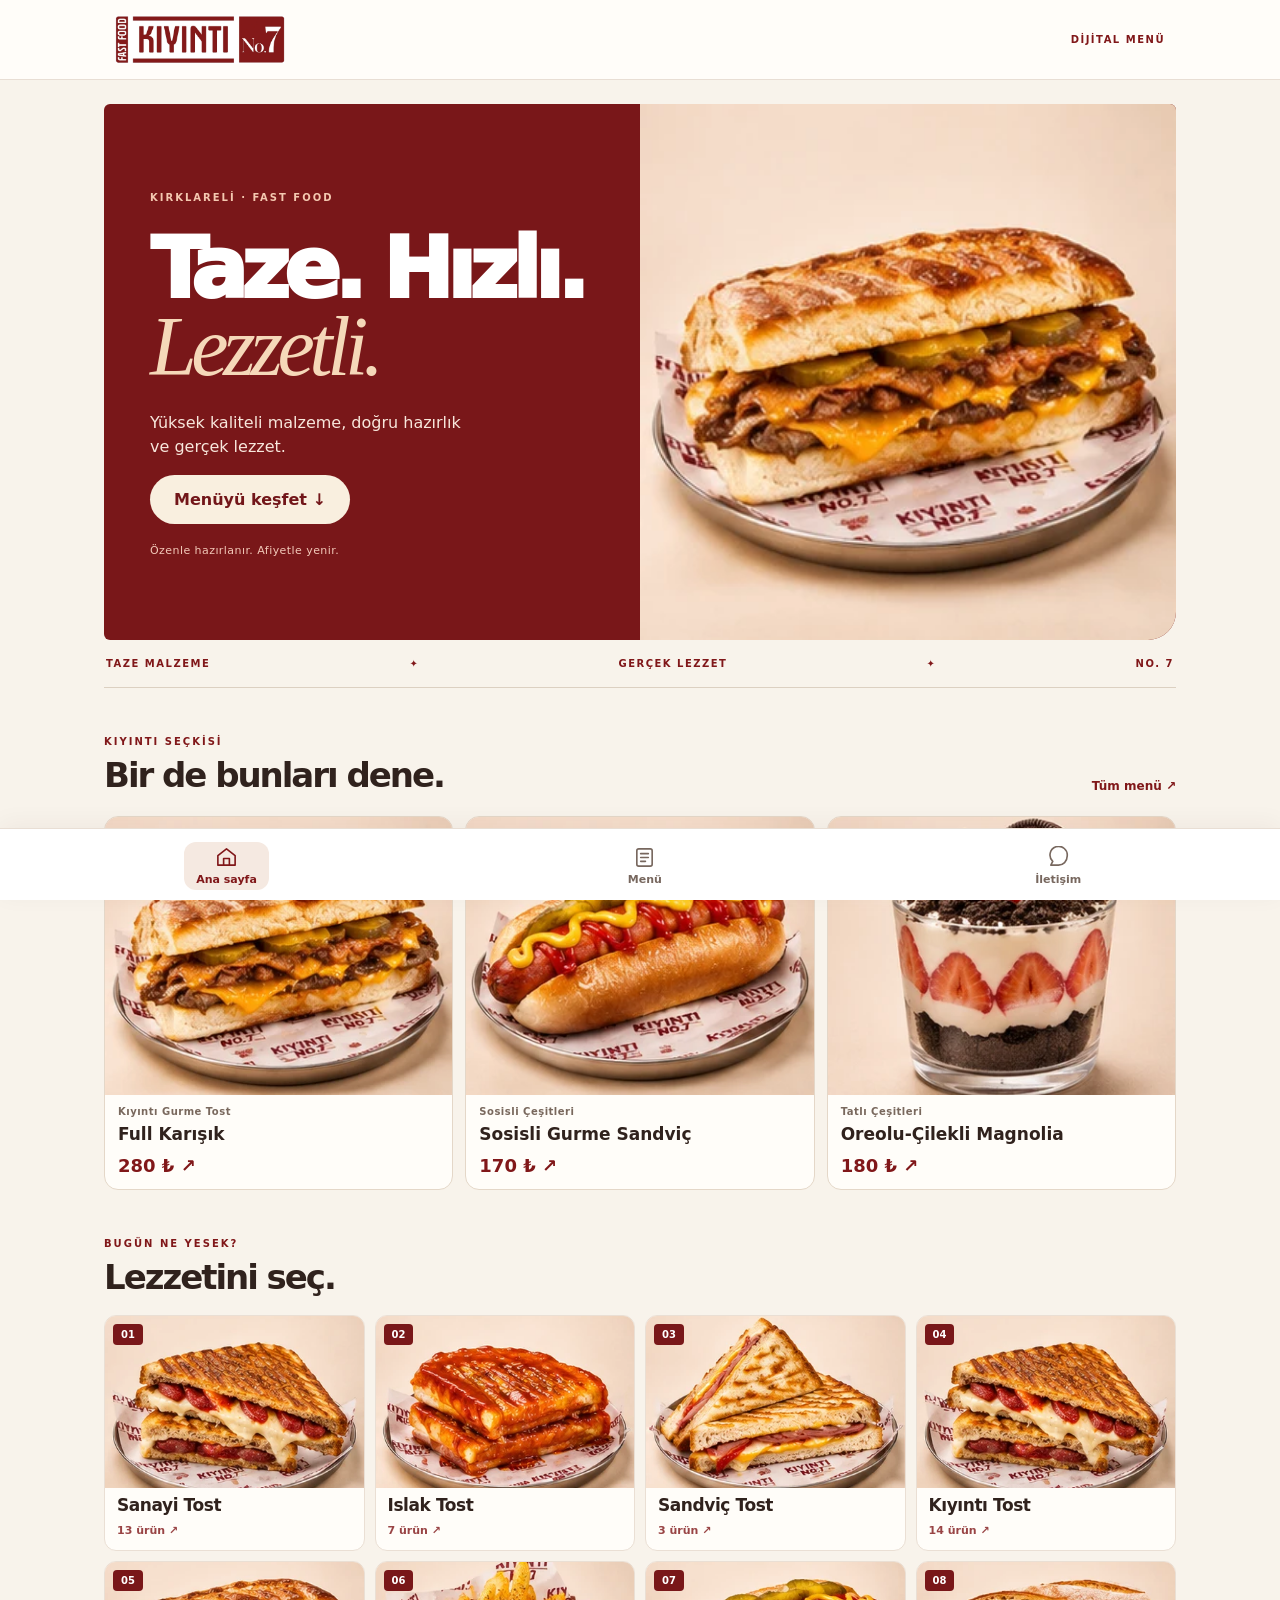
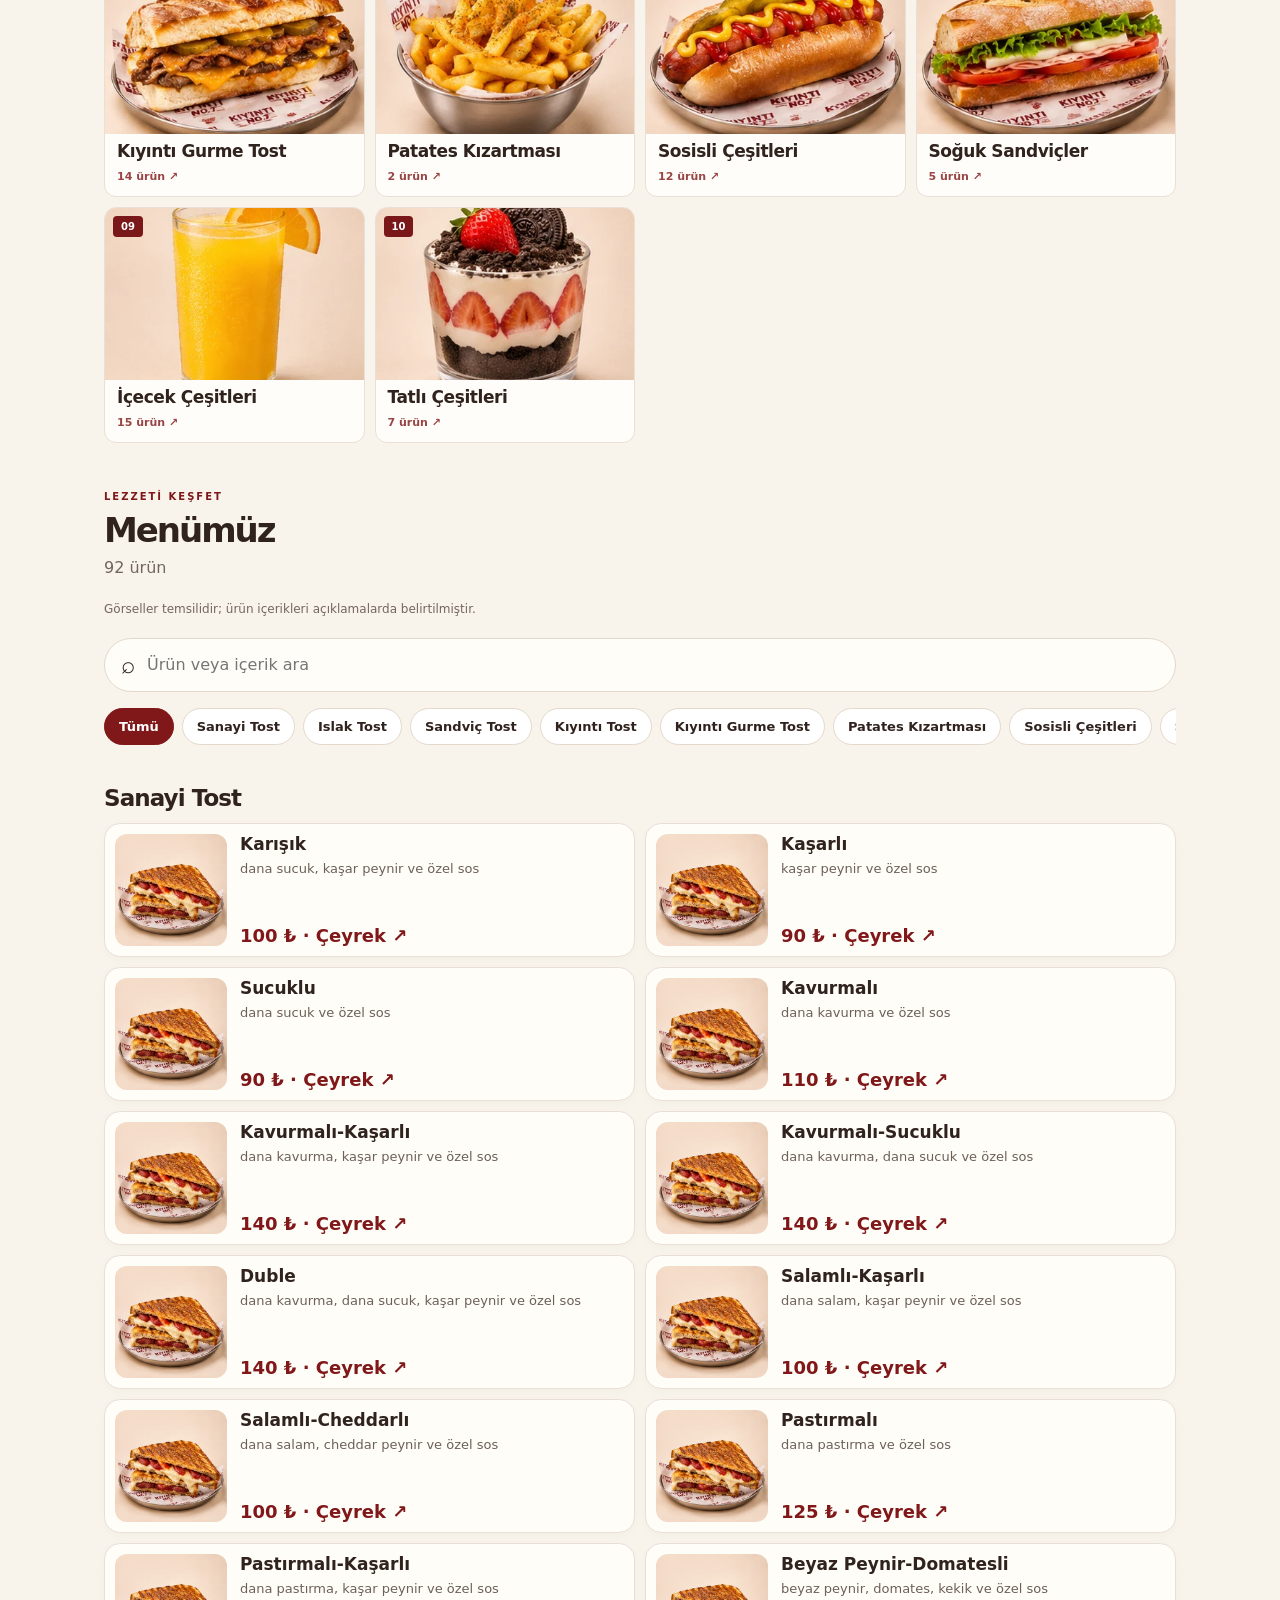
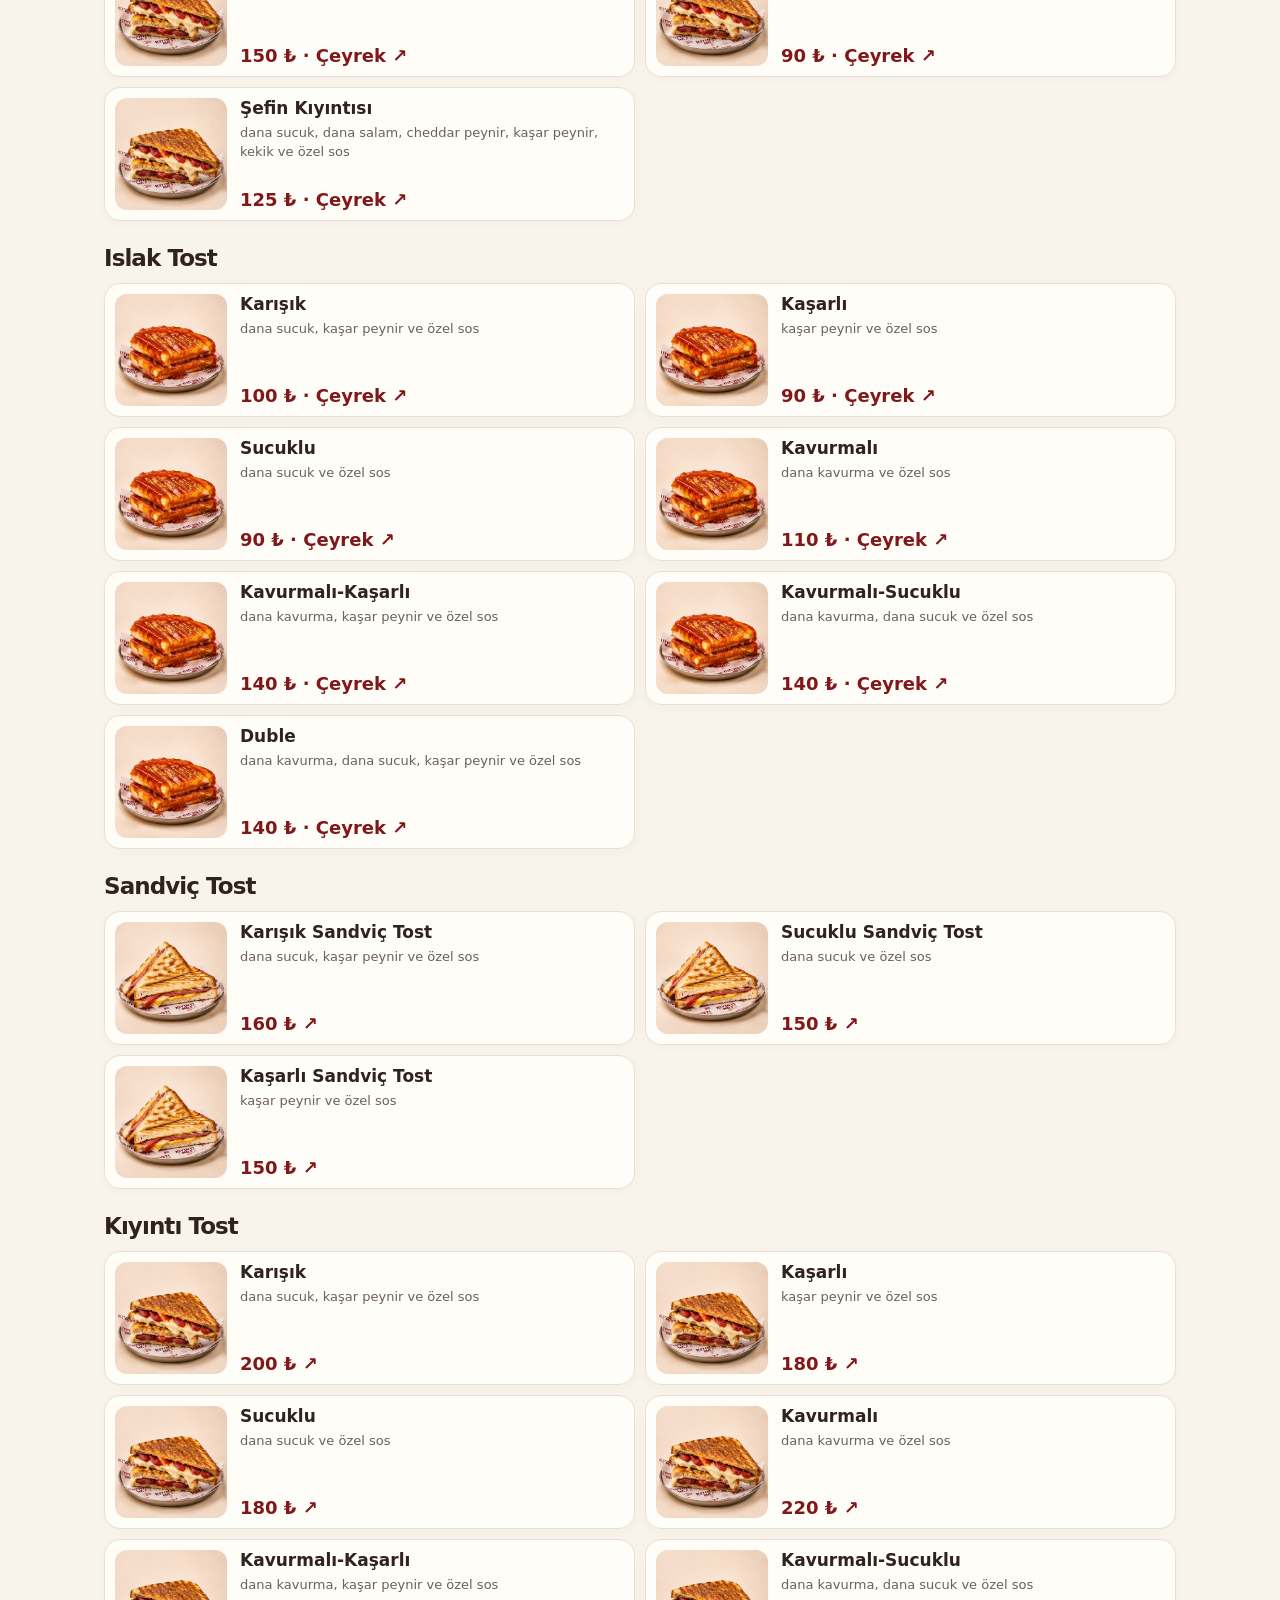
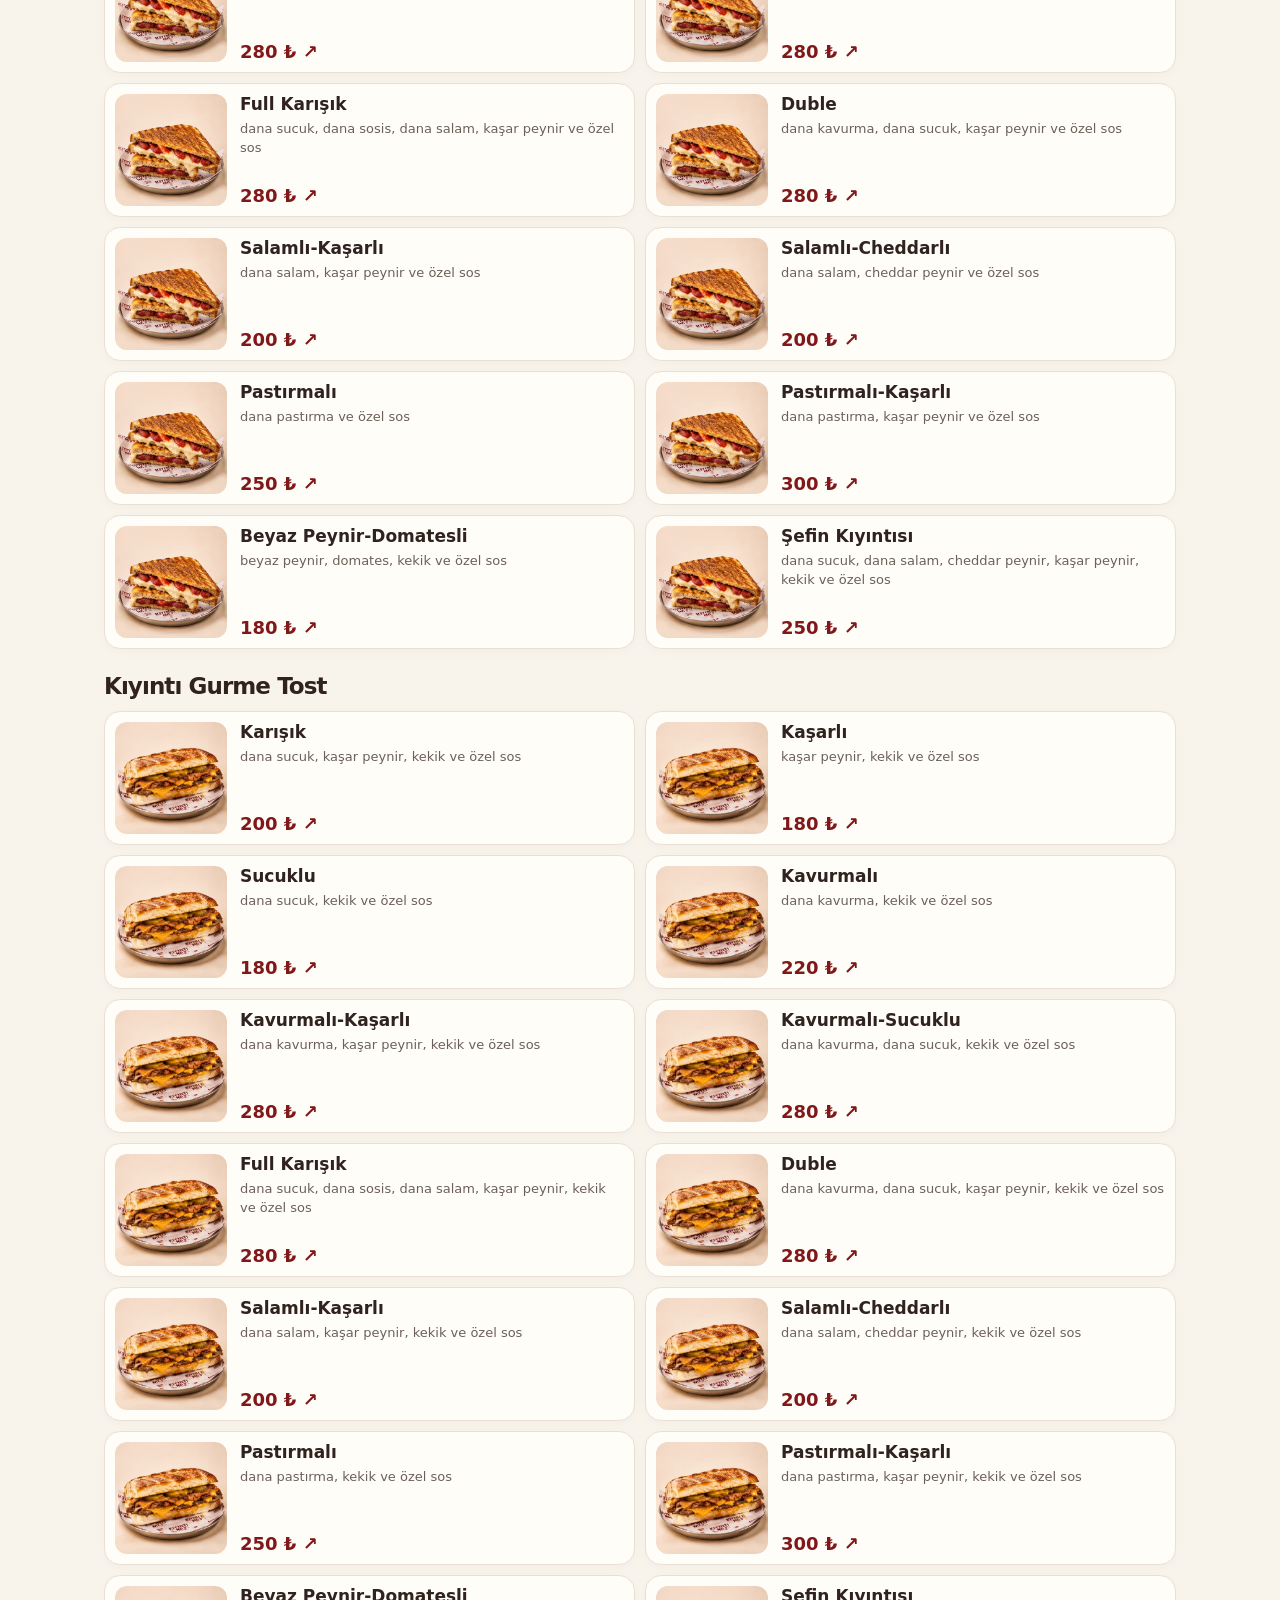
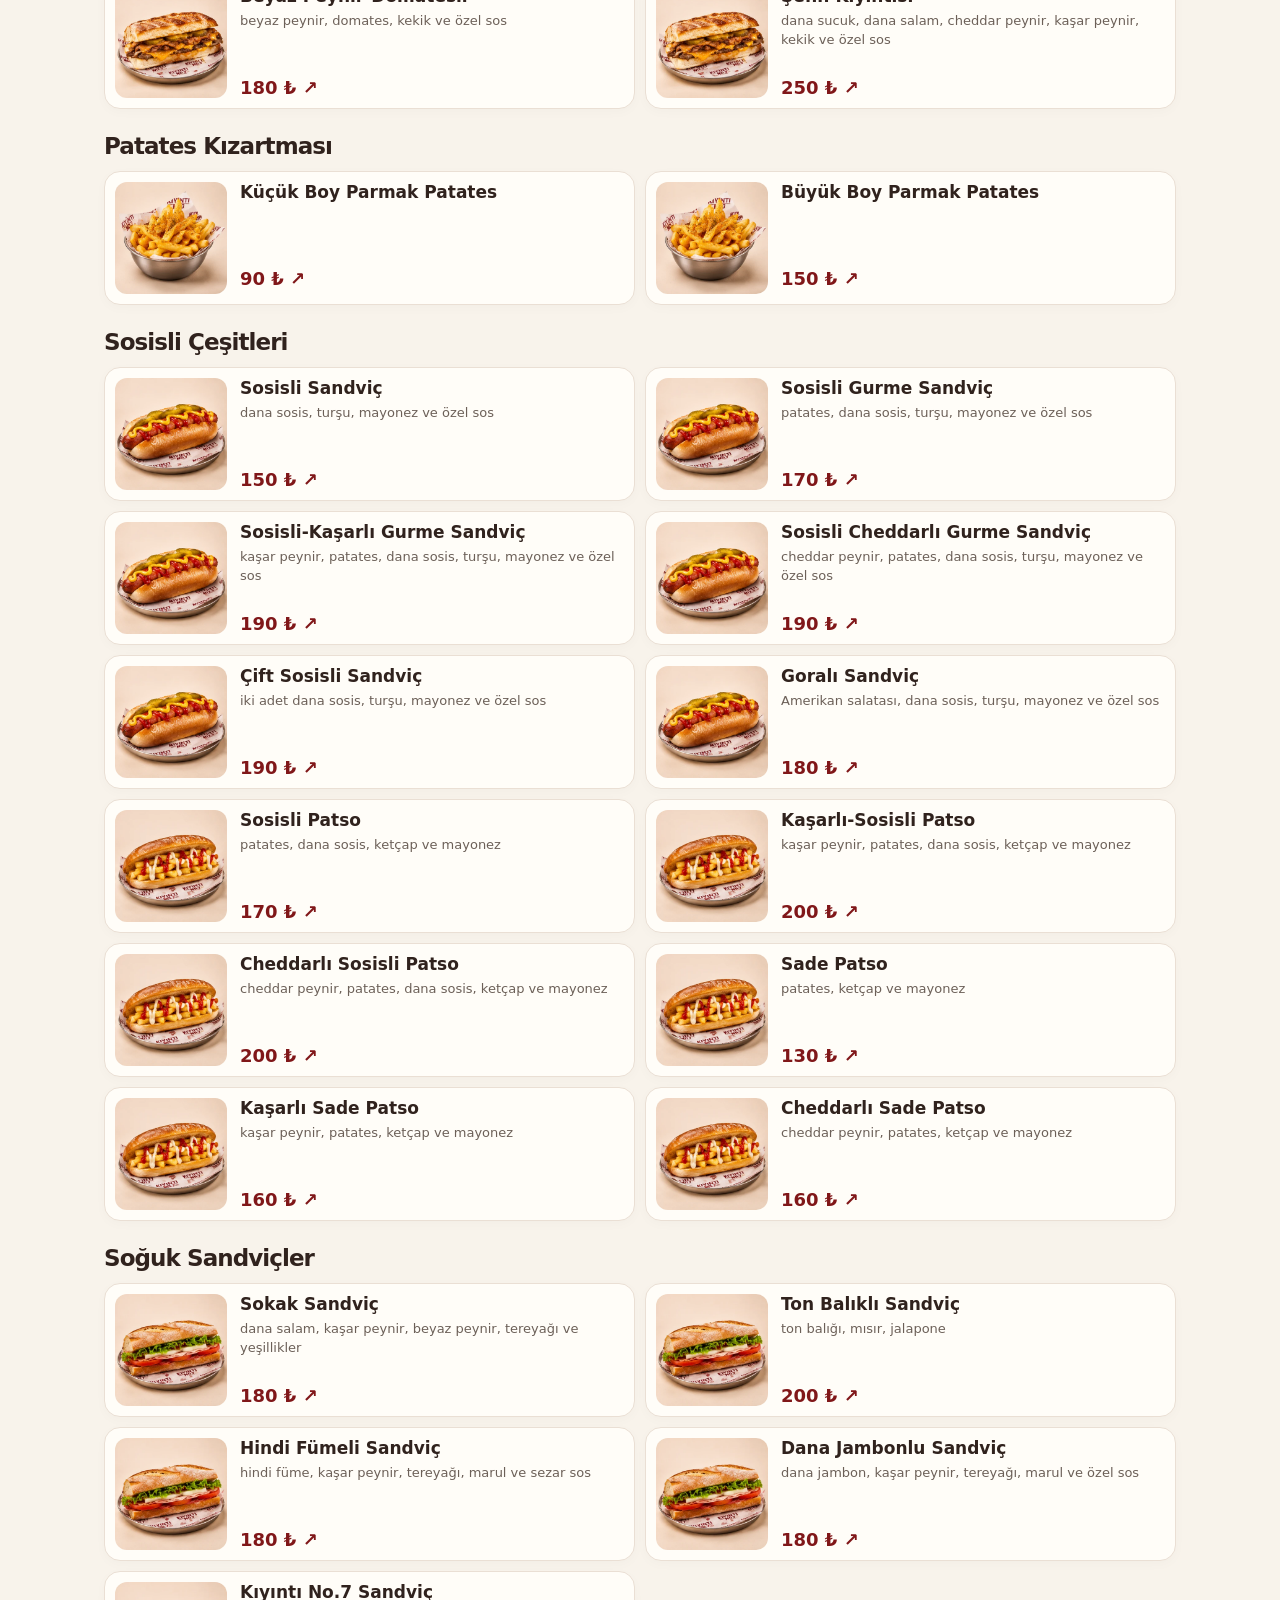
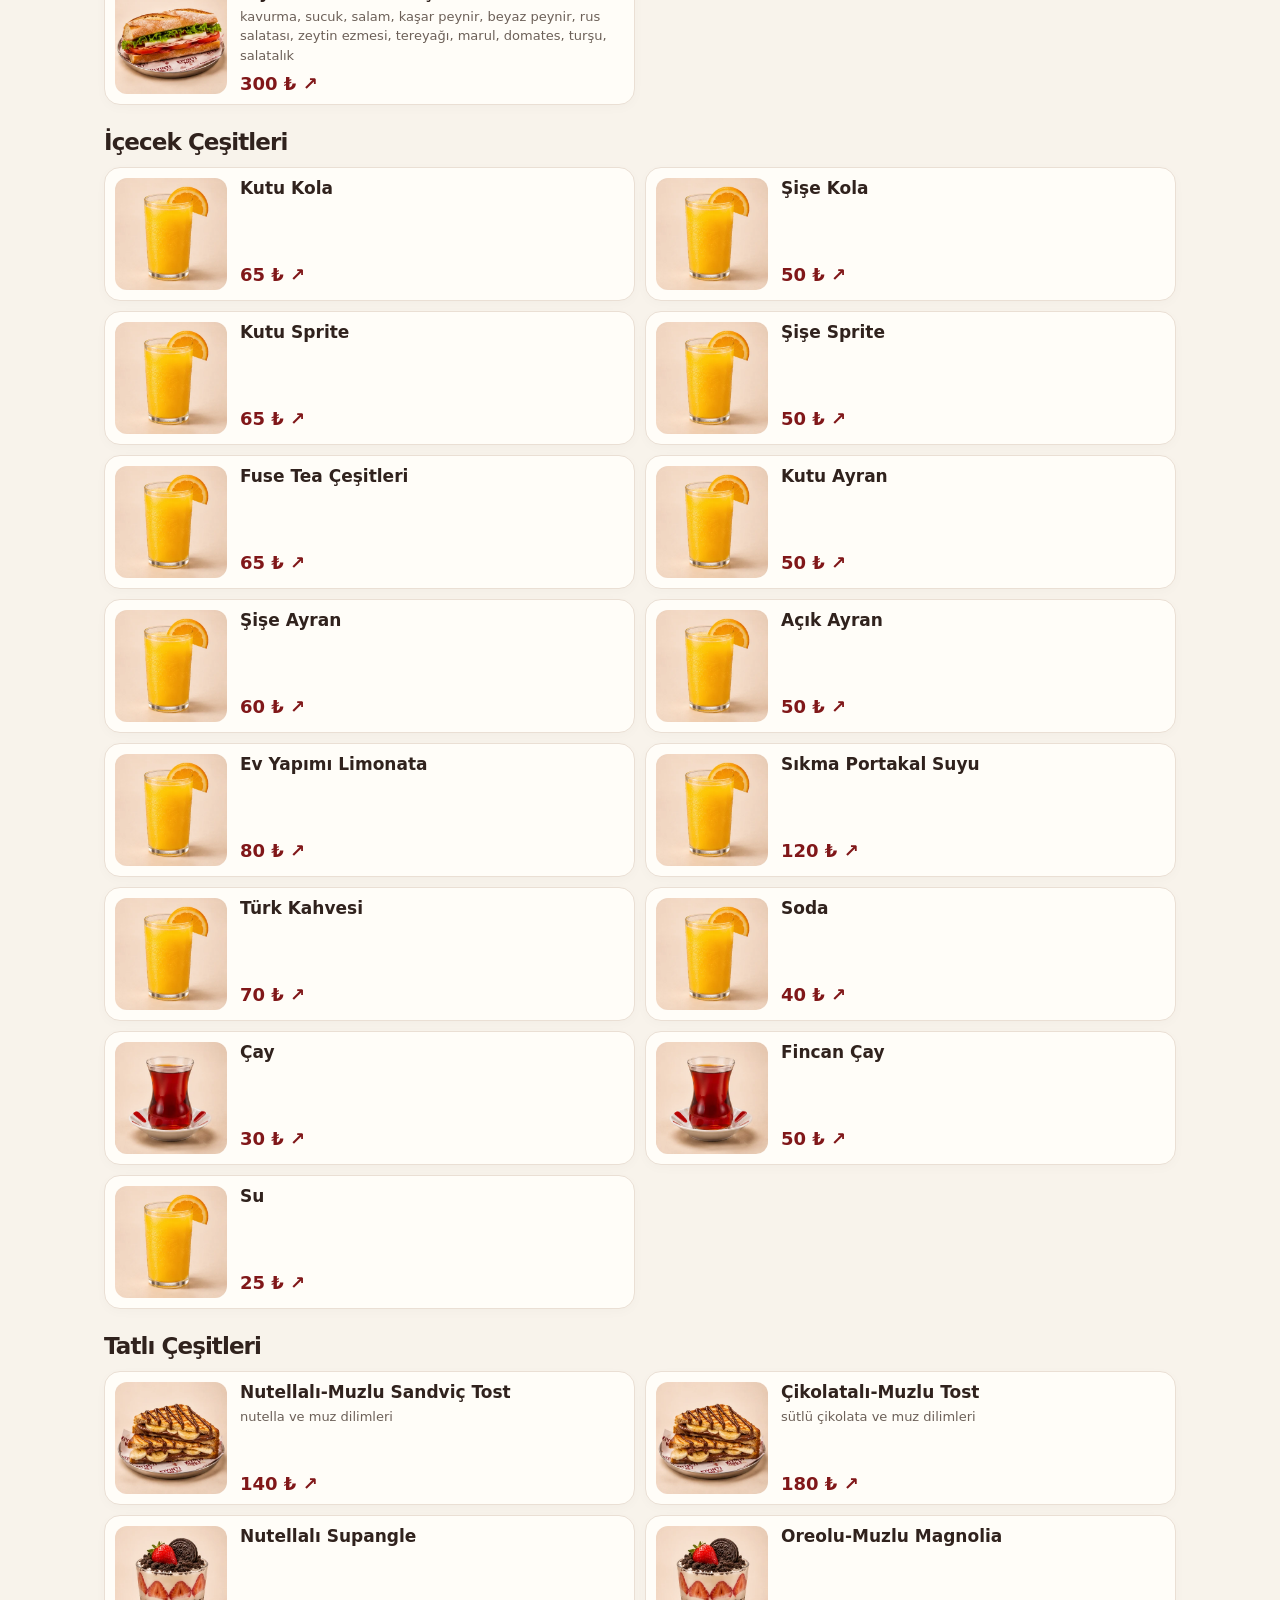
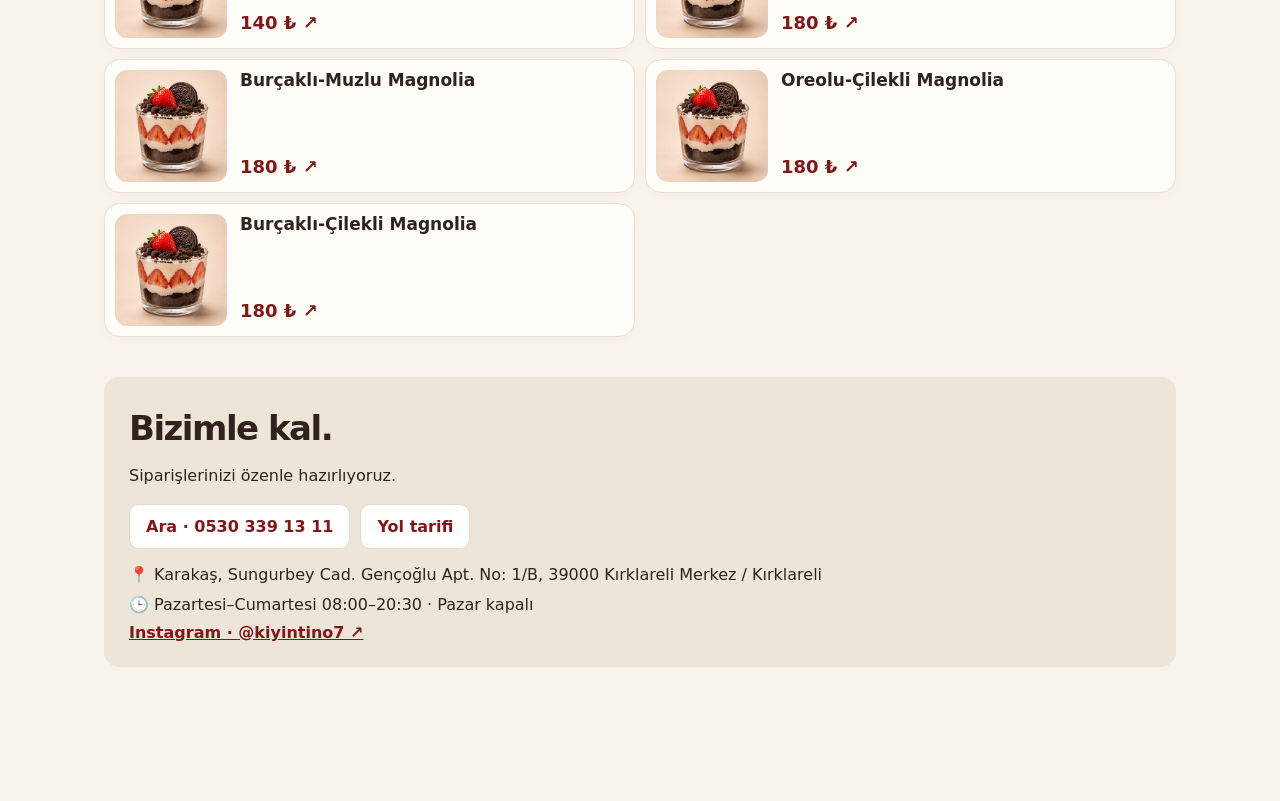
<file: index.html>
<!doctype html><html lang="tr"><head><meta charset="utf-8"><meta name="viewport" content="width=device-width, initial-scale=1, viewport-fit=cover"><meta name="theme-color" content="#801719"><title>Kıyıntı No.7 | Menü</title><meta name="description" content="Kıyıntı No.7 dijital menü: tostlar, sosisli, sandviçler, içecekler ve tatlılar. Kırklareli fast food."><meta property="og:type" content="website"><meta property="og:title" content="Kıyıntı No.7 | Dijital Menü"><meta property="og:description" content="Taze. Hızlı. Lezzetli. Menüyü keşfet."><meta property="og:url" content="https://kiyinti-digital-menu.pages.dev/"><meta property="og:image" content="https://kiyinti-digital-menu.pages.dev/assets/og.jpg"><meta name="twitter:card" content="summary_large_image"><link rel="icon" type="image/png" href="assets/favicon.png"><link rel="apple-touch-icon" href="assets/favicon.png"><link rel="stylesheet" href="style.css"></head><body><header><a href="#home"><img src="assets/logo.webp" alt="Kıyıntı No.7"></a><span>DİJİTAL MENÜ</span></header><main><section id="home" class="hero"><div><small>KIRKLARELİ · FAST FOOD</small><h1>Taze. Hızlı.<br><em>Lezzetli.</em></h1><p>Yüksek kaliteli malzeme, doğru hazırlık ve gerçek lezzet.</p><a class="button" href="#discover">Menüyü keşfet ↓</a><div class="hero-meta">Özenle hazırlanır. Afiyetle yenir.</div></div><img src="assets/hero.webp" alt="Temsili tost görseli"></section><div class="brand-strip"><span>TAZE MALZEME</span><span>✦</span><span>GERÇEK LEZZET</span><span>✦</span><span>NO. 7</span></div><section id="featured"><div class="intro section-head"><div><small>KIYINTI SEÇKİSİ</small><h2>Bir de bunları dene.</h2></div><a href="#menu">Tüm menü ↗</a></div><div id="featuredCards"></div></section><section id="discover"><div class="intro"><small>BUGÜN NE YESEK?</small><h2>Lezzetini seç.</h2></div><div id="categoryCards"></div></section><section id="menu"><div class="intro"><small>LEZZETİ KEŞFET</small><h2>Menümüz</h2><p id="count"></p><p class="visual-note">Görseller temsilidir; ürün içerikleri açıklamalarda belirtilmiştir.</p></div><label class="search">⌕ <input id="search" type="search" placeholder="Ürün veya içerik ara" aria-label="Ürün veya içerik ara"></label><nav id="categories" aria-label="Menü kategorileri"></nav><div id="products"></div></section><section id="contact"><h2>Bizimle kal.</h2><p>Siparişlerinizi özenle hazırlıyoruz.</p><div id="contactInfo"></div><a href="https://www.instagram.com/kiyintino7/">Instagram · @kiyintino7 ↗</a></section></main><footer><a href="#home"><svg viewBox="0 0 24 24"><path d="m3 10 9-7 9 7v10H3z M9 20v-7h6v7"/></svg><span>Ana sayfa</span></a><a href="#menu"><svg viewBox="0 0 24 24"><rect x="4" y="3" width="16" height="18" rx="2"/><path d="M8 8h8M8 12h8M8 16h5"/></svg><span>Menü</span></a><a href="#contact"><svg viewBox="0 0 24 24"><path d="M21 11a9 9 0 0 1-9 9H4l2-4a9 9 0 1 1 15-5Z"/></svg><span>İletişim</span></a></footer><dialog id="detail"><button id="close" aria-label="Kapat">×</button><div id="detailContent"></div></dialog><script src="config.js"></script><script src="menu.js"></script><script src="app.js"></script></body></html>
</file>
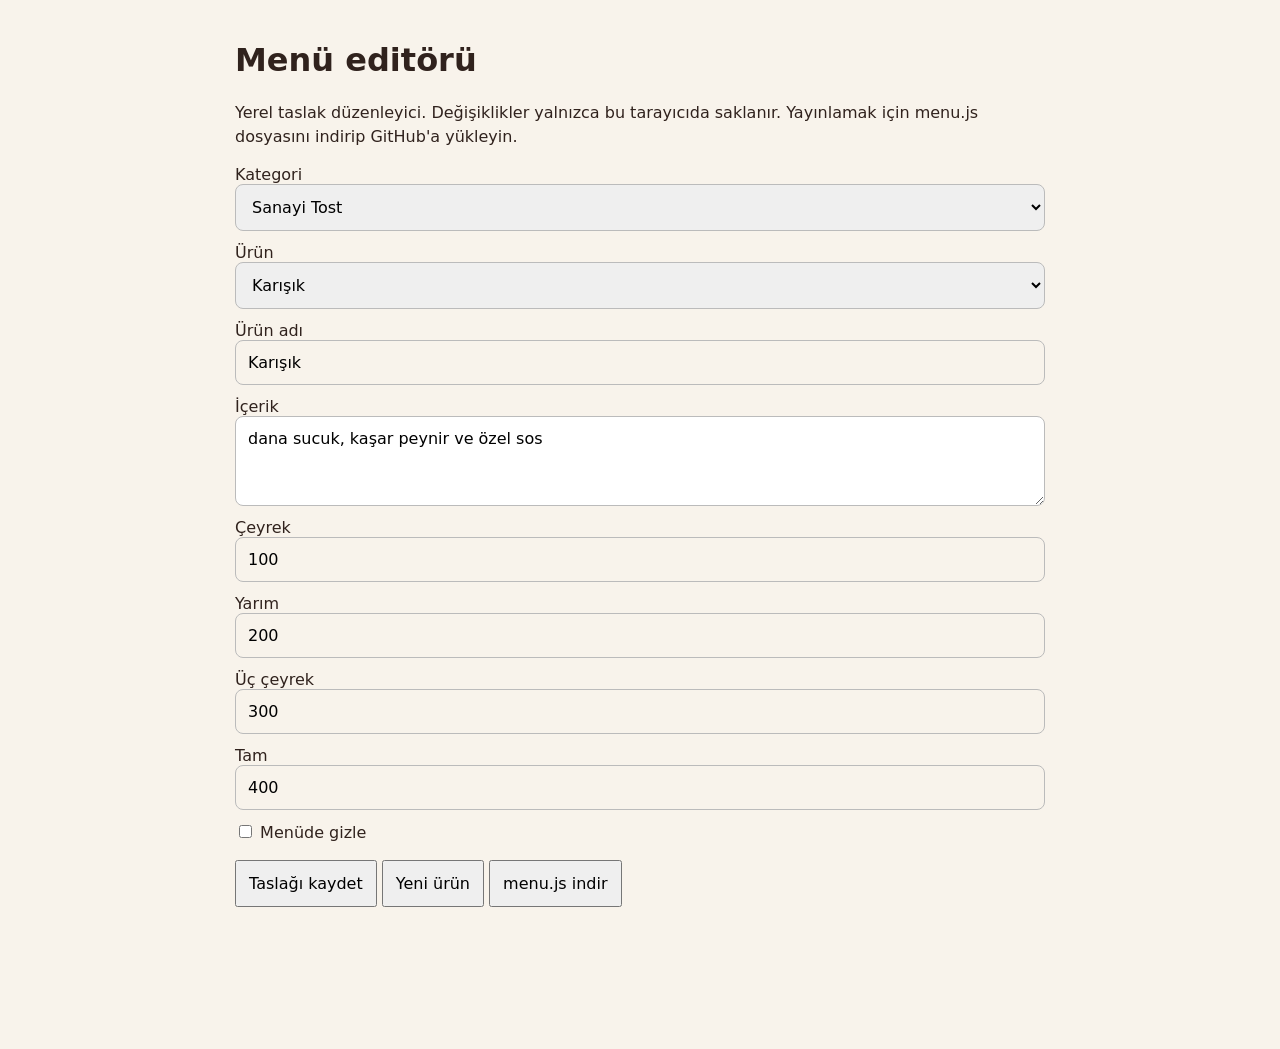
<file: admin.html>
<!doctype html><html lang="tr"><meta charset="utf-8"><meta name="viewport" content="width=device-width,initial-scale=1"><meta name="robots" content="noindex,nofollow"><title>KIYINTI Menü Editörü</title><link rel="stylesheet" href="style.css"><style>main{max-width:850px;margin:auto;padding:20px}label{display:block;margin:12px 0}input,select,textarea{display:block;width:100%;padding:12px;border:1px solid #bbb;border-radius:8px;font:inherit}button{padding:12px;margin:6px 0;cursor:pointer}textarea{min-height:90px}</style><main><h1>Menü editörü</h1><p>Yerel taslak düzenleyici. Değişiklikler yalnızca bu tarayıcıda saklanır. Yayınlamak için menu.js dosyasını indirip GitHub'a yükleyin.</p><label>Kategori<select id="cat"></select></label><label>Ürün<select id="prod"></select></label><label>Ürün adı<input id="name"></label><label>İçerik<textarea id="desc"></textarea></label><div id="prices"></div><label><input style="width:auto;display:inline" type="checkbox" id="hidden"> Menüde gizle</label><button id="save">Taslağı kaydet</button> <button id="add">Yeni ürün</button> <button id="export">menu.js indir</button><p id="status" role="status"></p></main><script src="menu.js"></script><script src="admin.js"></script></html>
</file>
<file: style.css>
:root{--red:#801719;--cream:#f8f4ed;--ink:#241d19}*{box-sizing:border-box}html{scroll-behavior:smooth;scroll-padding-top:90px}body{margin:0;background:var(--cream);color:var(--ink);font:16px system-ui,sans-serif;padding-bottom:85px}header{position:sticky;top:0;z-index:4;background:#fff;display:flex;justify-content:space-between;align-items:center;padding:16px max(20px,calc((100vw - 1050px)/2));border-bottom:1px solid #e8ded4;gap:15px}header img{width:170px;display:block}header span,small{font-size:10px;font-weight:800;letter-spacing:2px}main{max-width:1050px;margin:auto;padding:20px}.hero{background:var(--red);color:white;border-radius:20px;overflow:hidden;display:grid;grid-template-columns:1fr 1fr}.hero div{padding:35px}.hero img{width:100%;height:100%;object-fit:cover}.hero h1{font-size:clamp(42px,7vw,76px);line-height:.98;letter-spacing:-3px;margin:20px 0}.hero p{max-width:330px;line-height:1.5}.button{display:inline-block;background:#fff;color:var(--red);padding:13px 20px;border-radius:9px;text-decoration:none;font-weight:800}.intro{margin-top:40px}.intro small{color:var(--red)}h2{font-size:34px;letter-spacing:-1.5px;margin:6px 0}p{line-height:1.5}.intro p{color:#74665d;margin:5px 0 20px}.search{display:flex;align-items:center;gap:10px;background:#fff;border:1px solid #e4d8cb;border-radius:12px;padding:12px 16px;font-size:24px}input{border:0;background:transparent;outline:none;width:100%;font:inherit;font-size:16px}nav{display:flex;gap:8px;overflow:auto;padding:16px 0;scrollbar-width:thin}button{font:inherit;cursor:pointer}nav button{white-space:nowrap;border:1px solid #e4d8cb;background:white;color:var(--ink);padding:10px 14px;border-radius:30px;font-size:13px;font-weight:700}nav button.active{background:var(--red);color:white;border-color:var(--red)}.group h3{font-size:23px;margin:24px 0 12px}.grid{display:grid;grid-template-columns:repeat(2,minmax(0,1fr));gap:10px}.card{background:white;border:1px solid #eadfd4;border-radius:13px;padding:17px;text-align:left;color:inherit;display:flex;flex-direction:column;gap:8px;min-height:115px}.card strong{font-size:17px}.card p{font-size:13px;color:#6c6058;margin:0}.price{color:var(--red);font-weight:850;margin-top:auto}.price em{font-size:11px;font-style:normal;color:#74665d}#contact{margin:40px 0 10px;padding:25px;background:#eee5d9;border-radius:15px}#contact a{color:var(--red);font-weight:700}footer{position:fixed;bottom:0;left:0;right:0;background:white;display:flex;justify-content:center;gap:clamp(35px,10vw,100px);padding:10px 15px calc(10px + env(safe-area-inset-bottom));border-top:1px solid #e8ded4;z-index:5}footer a{text-decoration:none;color:var(--red);display:grid;text-align:center;font-size:23px;line-height:1.1}footer span{font-size:11px;font-weight:700;margin-top:5px}dialog{border:0;border-radius:20px;padding:30px;width:min(90vw,440px);color:var(--ink)}dialog::backdrop{background:#20130fb0}#close{float:right;border:0;background:#eee;border-radius:50%;width:35px;height:35px;font-size:23px}.portion{display:flex;justify-content:space-between;border-bottom:1px solid #eee;padding:14px 0}.portion b{color:var(--red)}@media(max-width:600px){main{padding:14px}.hero{grid-template-columns:1fr}.hero div{padding:25px}.hero img{height:145px}.grid{grid-template-columns:1fr}.card{min-height:95px}header img{width:145px}header span{font-size:9px}}
:root{--cream:#f7f2e9;--red:#801719;--ink:#241916}body{padding-bottom:100px}header{padding-block:13px;background:#fff}main{padding:24px}.hero{position:relative;min-height:330px;grid-template-columns:1fr 1fr;border-radius:24px;background:#731719}.hero div{padding:40px;align-self:center}.hero h1{font-weight:950;letter-spacing:-.065em}.hero img{min-height:330px;object-fit:cover}.hero small{color:#f4c8b0}.hero p{color:#f8e7dc}.button{border-radius:100px;padding:15px 24px}.intro h2{font-weight:900;letter-spacing:-.06em}.intro{margin-top:32px}#categoryCards{display:grid;grid-template-columns:repeat(4,minmax(0,1fr));gap:10px;margin-top:18px}.category-tile{border:1px solid #e2d5c8;border-radius:18px;background:#fffdf8;padding:16px;text-align:left;display:flex;flex-direction:column;gap:8px;min-height:140px;color:var(--red)}.category-tile:nth-child(3n+1){background:var(--red);color:white;border-color:var(--red)}.category-index{font-size:11px;opacity:.7;font-weight:800}.category-symbol{font-size:30px;line-height:1}.category-tile strong{font-size:17px;line-height:1.15}.category-tile small{margin-top:auto;letter-spacing:0;font-size:11px;opacity:.8}.search{border-radius:100px;background:#fffdf8}.search:focus-within{outline:2px solid var(--red)}#categories{position:sticky;top:65px;background:var(--cream);z-index:3;scrollbar-width:none}#categories::-webkit-scrollbar{display:none}.group h3{font-weight:900;letter-spacing:-.04em}.card{border-radius:16px;padding:18px;background:#fffdf8;transition:transform .15s;position:relative}.card:active,.category-tile:active{transform:scale(.98)}.card strong{padding-right:12px}.price{font-size:18px}footer{gap:0;justify-content:space-around;box-shadow:0 -5px 25px #3c18090c;padding-top:13px}footer a{min-width:75px}dialog{max-height:85dvh;overflow:auto;border-radius:26px;padding:26px}dialog h2{margin-top:14px}dialog small{color:var(--red)}dialog[open]{animation:rise .2s ease-out}@keyframes rise{from{opacity:0;transform:translateY(25px)}to{opacity:1;transform:translateY(0)}}@media(max-width:600px){main{padding:14px}.hero{display:flex;flex-direction:column-reverse;min-height:0;border-radius:22px}.hero img{height:180px;min-height:0;object-fit:cover}.hero div{padding:24px;width:100%}.hero h1{font-size:53px;margin:12px 0}.hero p{font-size:14px;margin:10px 0 18px}#categoryCards{grid-template-columns:repeat(2,minmax(0,1fr))}.category-tile{min-height:130px}.card{min-height:108px}.card p{max-width:95%}dialog{position:fixed;inset:auto 0 0;margin:0;width:100%;max-width:none;border-radius:26px 26px 0 0;padding-bottom:calc(28px + env(safe-area-inset-bottom))}dialog::before{content:'';display:block;width:36px;height:4px;border-radius:4px;background:#d8cec3;margin:0 auto 14px}#categories{top:52px}}@media(prefers-reduced-motion:reduce){html{scroll-behavior:auto}*{animation:none!important;transition:none!important}}

.category-tile,.category-tile:nth-child(3n+1){background:#fffdf8;color:var(--ink);border:1px solid #eadfd4;padding:0;overflow:hidden;gap:6px;position:relative}.category-tile img{width:100%;aspect-ratio:1.35;object-fit:cover;order:-2}.category-index{position:absolute;top:8px;left:8px;background:#fffdf8;border-radius:20px;padding:5px 8px}.category-tile strong,.category-tile small{margin:0 12px}.category-tile small{padding-bottom:13px;color:var(--red)}.card{display:grid;grid-template-columns:112px 1fr;grid-template-rows:auto 1fr auto;gap:5px 13px;padding:10px;align-items:start}.card img{width:112px;height:112px;object-fit:cover;border-radius:12px;grid-row:1/4}.card strong,.card p,.card .price{grid-column:2}.card strong{padding:0}.card .price{align-self:end}.visual-note{font-size:12px;color:#74665d}#detailContent>img{width:100%;max-height:250px;object-fit:cover;border-radius:17px;margin:12px 0}#detailContent small{display:block}.hero img{object-position:center}.hero{box-shadow:0 14px 40px #80171918}@media(max-width:600px){.hero img{height:220px}.category-tile strong{font-size:15px}.card strong{font-size:15px}.card p{font-size:12px}}/* V0.5 editorial homepage */
:root{--cream:#f8f3eb;--ink:#30221d}body{background:var(--cream)}header{background:#fffdf9;padding-block:15px}header span{letter-spacing:1.5px;color:#801719}main{max-width:1120px}.hero{border-radius:6px 6px 28px 6px;min-height:400px;box-shadow:none;background:#791719}.hero>div{padding:46px}.hero h1{font-size:clamp(50px,7vw,84px);line-height:.91;letter-spacing:-.075em;margin:26px 0}.hero h1 em{font-family:Georgia,serif;font-weight:400;letter-spacing:-.065em;color:#f5d8b9}.hero img{min-height:400px}.hero .button{background:#f9efdf;color:#721619}.hero .hero-meta{padding:20px 0 0;color:#f2c9b9;font-size:11px;letter-spacing:.04em}.brand-strip{display:flex;align-items:center;justify-content:space-between;color:var(--red);gap:8px;border-bottom:1px solid #dcd0c1;padding:18px 2px;font-size:10px;font-weight:800;letter-spacing:1.5px}.section-head{display:flex;justify-content:space-between;align-items:end;gap:12px}.section-head a{color:var(--red);font-size:12px;font-weight:800;white-space:nowrap;text-decoration:none;margin-bottom:8px}#featuredCards{display:grid;grid-template-columns:repeat(3,minmax(0,1fr));gap:12px;margin-top:15px}.feature-card{display:flex;flex-direction:column;gap:7px;border:1px solid #e4d7c8;background:#fffdf9;border-radius:14px;overflow:hidden;padding:0 0 13px;text-align:left;color:var(--ink)}.feature-card img{width:100%;aspect-ratio:1.25;object-fit:cover}.feature-card strong,.feature-card small,.feature-card .price{margin-inline:13px}.feature-card small{font-size:10px;letter-spacing:.5px;color:#79685d;margin-top:4px}.feature-card strong{font-size:17px;line-height:1.2}.feature-card .price{margin-top:auto;padding-top:4px}.intro{margin-top:42px}.category-tile,.category-tile:nth-child(3n+1){border-radius:12px;background:#fffdf9;gap:8px}.category-index{font-size:10px;background:#791719;color:white;opacity:1;border-radius:4px}.category-tile img{aspect-ratio:1.5}.category-tile strong{letter-spacing:-.025em}.category-tile small{font-weight:600}.card{box-shadow:0 3px 12px #30221d06}.card .price{font-variant-numeric:tabular-nums}footer a{color:#77675e;padding:4px 12px;border-radius:12px;justify-items:center}footer a.current{color:var(--red);background:#f5e9e1}footer svg{width:23px;height:23px;fill:none;stroke:currentColor;stroke-width:1.7;stroke-linecap:round;stroke-linejoin:round}button:focus-visible,a:focus-visible{outline:2px solid #801719;outline-offset:3px}@media(max-width:600px){main{padding:14px}.hero{min-height:0}.hero img{min-height:0;height:230px}.hero>div{padding:24px}.hero h1{font-size:57px;margin:14px 0}.hero .hero-meta{padding-top:14px}.brand-strip{font-size:8px;letter-spacing:.6px}.section-head h2{font-size:26px}.section-head a{font-size:10px}#featuredCards{display:flex;overflow-x:auto;scroll-snap-type:x mandatory;scrollbar-width:none;margin-right:-14px;padding-right:14px;padding-bottom:4px}#featuredCards::-webkit-scrollbar{display:none}.feature-card{flex:0 0 68%;scroll-snap-align:start}.intro{margin-top:32px}#categories{top:62px}.category-tile img{aspect-ratio:1.35}} 

.contact-actions{display:flex;flex-wrap:wrap;gap:10px;margin:14px 0}.contact-actions a{background:#fff;color:var(--red);padding:12px 16px;border-radius:10px;text-decoration:none;font-weight:800;border:1px solid #e4d8cb}.contact-actions a.primary{background:var(--red);color:#fff;border-color:var(--red)}#contactInfo p{margin:6px 0}
</file>
